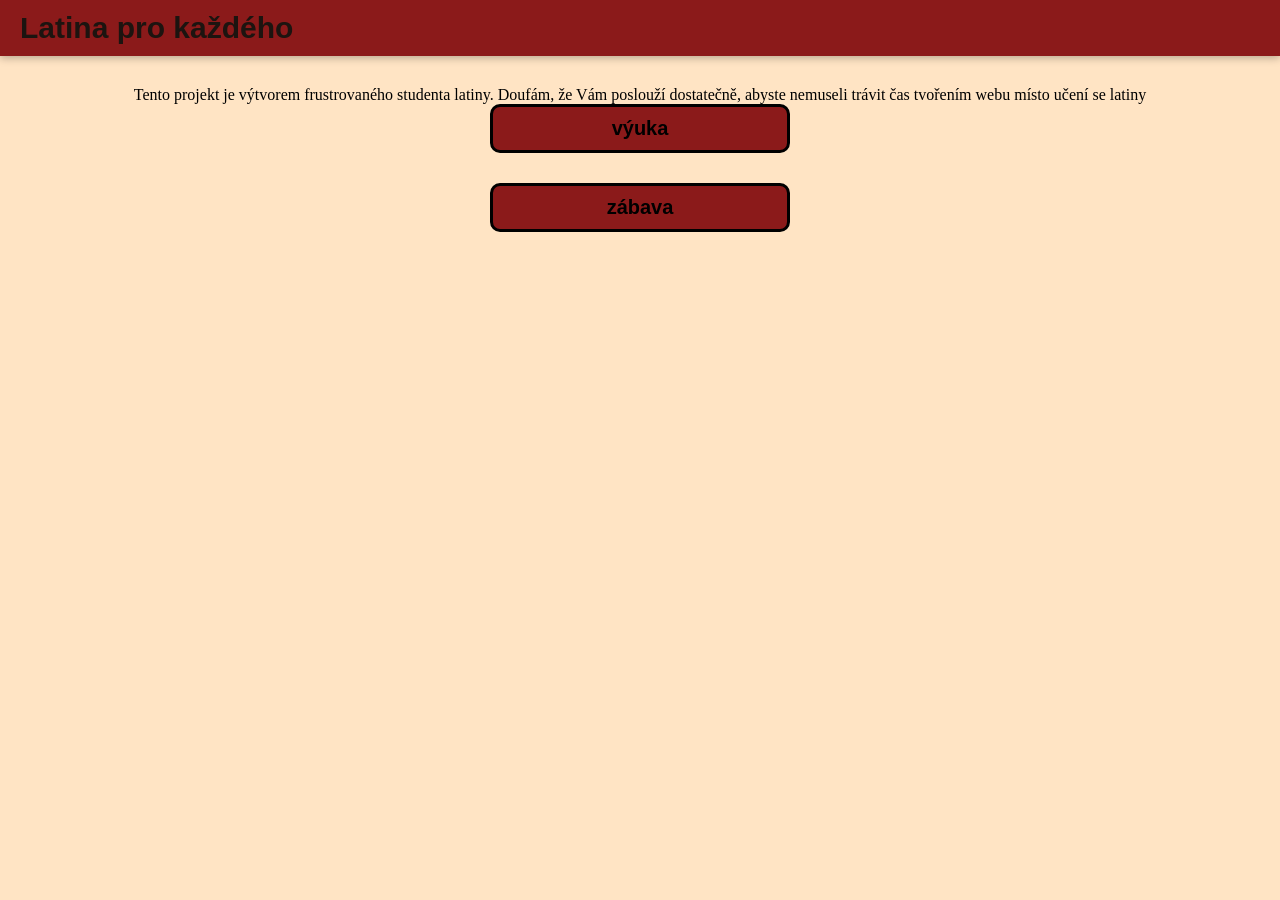
<file: index.html>
<!DOCTYPE html>
<html lang="cz">
    <head>
        <title>latinský rozcestník</title>
        <meta charset="utf-8">
        <meta name="viewport" content="width=device-width, initial-scale=1">
        <link href="style.css"   rel="stylesheet">

    </head>
    <header>
        <h1>Latina pro každého</h1>
    </header>
    <body>
        <p>Tento projekt je výtvorem frustrovaného studenta latiny. Doufám, že Vám poslouží dostatečně, abyste nemuseli trávit čas tvořením webu místo učení se latiny</p>
        <div class="dropdown">
            <button class="mainbutton">výuka</button>

            <div class="dropdown-content">
                <a href="gramatika.html">gramatika</a>
                <a href="slovicka.html">slovíčka</a>
                <a href="realie.html">reálie</a>
            </div>
        </div>
        <div>
            <a href="zabava.html">
                <button class="mainbutton">zábava</button>
            </a>
        </div>
    </body>
</html>
</file>
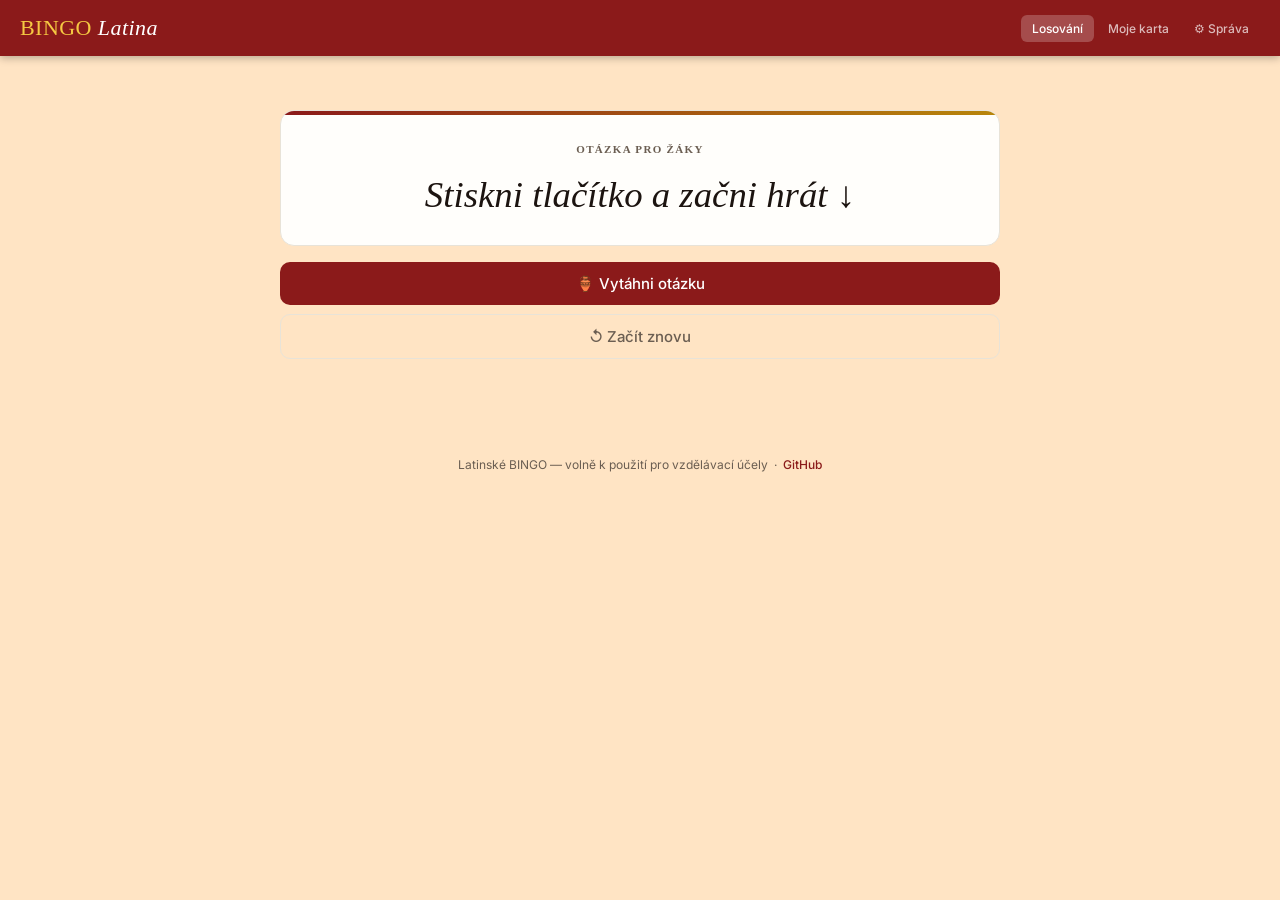
<file: bingo.html>
<!DOCTYPE html>
<html lang="cs">
<head>
<meta charset="UTF-8">
<meta name="viewport" content="width=device-width, initial-scale=1.0">
<title>Latinské BINGO – hra pro hodinu latiny</title>
<meta name="description" content="Interaktivní bingo hra pro středoškolskou výuku latiny.">
<meta name="theme-color" content="#8B1A1A">
<meta property="og:title" content="Latinské BINGO">
<meta property="og:description" content="Interaktivní bingo hra pro hodinu latiny – slovíčka a římské reálie.">
<meta property="og:type" content="website"><meta property="og:locale" content="cs_CZ">
<link rel="icon" href="data:image/svg+xml,<svg xmlns='http://www.w3.org/2000/svg' viewBox='0 0 100 100'><text y='.9em' font-size='90'>🏺</text></svg>">
<link rel="preconnect" href="https://fonts.googleapis.com">
<link rel="preconnect" href="https://fonts.gstatic.com" crossorigin>
<link rel="stylesheet" href="https://fonts.googleapis.com/css2?family=IM+Fell+English:ital@0;1&family=Inter:wght@400;500;600&display=swap">
<link rel="stylesheet" href="style.css">
</head>
<body>

<!-- PASSWORD MODAL -->
<div class="modal-overlay" id="pw-modal">
  <div class="modal-box">
    <button class="modal-close" onclick="closePwModal()">✕</button>
    <h2>🔒 Učitelský přístup</h2>
    <p>Zadej heslo pro přístup ke správě pojmů.<br>
       <span style="font-size:11px">(heslo lze změnit přímo v editoru)</span></p>
    <input class="modal-input" type="password" id="pw-input" placeholder="••••••"
      onkeydown="if(event.key==='Enter')checkPassword()">
    <div class="modal-error" id="pw-error">Nesprávné heslo. Zkus to znovu.</div>
    <button class="btn btn-red" onclick="checkPassword()">Vstoupit</button>
  </div>
</div>

<header>
  <div class="logo">BINGO <span>Latina</span></div>
  <nav>
    <button class="nav-btn active" onclick="switchScreen('teacher',this)">Losování</button>
    <button class="nav-btn"        onclick="switchScreen('student',this)">Moje karta</button>
    <button class="nav-btn"        onclick="openAdmin()" id="admin-nav-btn">⚙ Správa</button>
  </nav>
</header>

<!-- ════ TEACHER ════ -->
<div id="screen-teacher" class="screen visible">
  <div class="draw-stage">
    <div class="draw-qlabel">Otázka pro žáky</div>
    <div class="draw-question" id="cur-q">Stiskni tlačítko a začni hrát ↓</div>
    <div class="draw-reveal-wrap" id="reveal-wrap" style="display:none">
      <button class="draw-reveal-btn" onclick="toggleAnswer()">▸ Ukázat odpověď</button>
      <div class="draw-answer" id="cur-answer"></div>
      <div class="draw-cat"   id="cur-cat"></div>
    </div>
  </div>
  <div class="prog-wrap" id="prog-wrap" style="display:none">
    <div class="prog-track"><div class="prog-fill" id="prog-fill" style="width:0%"></div></div>
    <div class="prog-label" id="prog-label"></div>
  </div>
  <button class="btn btn-red" id="btn-draw" onclick="drawTerm()">🏺 Vytáhni otázku</button>
  <button class="btn btn-ghost" onclick="resetDraw()">↺ Začít znovu</button>
  <div id="drawn-wrap" style="display:none">
    <div class="chips-wrap">
      <div class="chips-header">
        <span>Vytažené pojmy</span>
        <span id="drawn-count" style="font-weight:400"></span>
      </div>
      <div class="chips" id="chips"></div>
    </div>
  </div>
</div>

<!-- ════ STUDENT ════ -->
<div id="screen-student" class="screen">

  <!-- VIEW A: BUILDER -->
  <div id="view-builder">
    <div class="panel stripe">
      <h2>Sestav si svou kartu</h2>
      <p>Klikni na pojem v seznamu vpravo → zvýrazní se. Pak klikni na políčko na kartě, kam ho chceš umístit. Klik na obsazené políčko ho odebere. Prostřední políčko <strong>FREE</strong> je vždy zdarma.</p>
    </div>

    <div class="builder-layout">
      <!-- LEFT: 5×5 card grid -->
      <div>
        <div class="builder-card" id="builder-card">
          <div class="builder-card-header">
            <span>B</span><span>I</span><span>N</span><span>G</span><span>O</span>
          </div>
          <div class="build-grid" id="build-grid"></div>
        </div>

        <div class="builder-footer">
          <span class="slots-badge" id="slots-badge">0 / 24 políček</span>
          <button class="btn btn-ghost" style="min-width:0;padding:8px 12px;font-size:13px;margin:0;" onclick="randomFillRemaining()">🎲 Náhodně doplnit</button>
          <button class="btn btn-ghost" style="min-width:0;padding:8px 12px;font-size:13px;margin:0;" onclick="clearCard()">✕ Vymazat vše</button>
        </div>

        <div style="margin-top:.75rem">
          <button class="btn btn-red" id="btn-play" onclick="startPlaying()" disabled>
            Hrát s touto kartou →
          </button>
        </div>
      </div>

      <!-- RIGHT: term pool -->
      <div class="pool-panel">
        <div class="pool-hd">
          <span>Pojmy (<span id="pool-count"></span>)</span>
          <button onclick="randomFillRemaining()">Doplnit náhodně</button>
        </div>
        <input class="pool-search" id="pool-search" type="text" placeholder="Hledat pojem…" oninput="filterPool()">
        <div class="pool-list" id="pool-list"></div>
      </div>
    </div>
  </div>

  <!-- VIEW B: PLAY CARD -->
  <div id="view-card" style="display:none">
    <div class="win-banner" id="win-banner">
      <h3>✦ BINGO! ✦</h3>
      <p>Gratulujeme — máš celou řadu!</p>
    </div>
    <div class="bingo-wrap">
      <div class="bingo-letters">
        <span>B</span><span>I</span><span>N</span><span>G</span><span>O</span>
      </div>
      <div class="bingo-grid" id="bingo-grid"></div>
    </div>
    <p class="bingo-hint">Zaškrtni pojem, až uslyšíš jeho popis — jen pokud víš, který to je!</p>
    <div class="btn-row">
      <button class="btn btn-red"   onclick="backToBuilder()">← Upravit kartu</button>
      <button class="btn btn-ghost" onclick="resetMarks()">↺ Odznačit vše</button>
    </div>
  </div>
</div>

<!-- ════ ADMIN ════ -->
<div id="screen-admin" class="screen">
  <div class="admin-topbar">
    <h2>⚙ Správa pojmů</h2>
    <span class="admin-count" id="admin-count"></span>
  </div>
  <div class="add-form">
    <h3>Přidat nový pojem</h3>
    <div class="add-row">
      <input  type="text" id="new-term" placeholder="Název pojmu (lat.)">
      <input  type="text" id="new-q"    placeholder="Otázka / popis pro žáky">
      <select id="new-cat">
        <option value="vocab">Slovíčko</option>
        <option value="realia">Reálie</option>
      </select>
      <button class="btn-add" onclick="addTerm()">+ Přidat</button>
    </div>
    <div class="add-hint">Název = co uvidí žáci na kartičce. Otázka = co čte učitel nahlas.</div>
  </div>
  <div class="term-list" id="term-list"></div>
  <div class="save-bar">
    <button class="btn btn-red" onclick="saveTerms()">💾 Uložit změny</button>
    <span class="save-note" id="save-note"></span>
    <div class="save-bar-right">
      <button class="btn btn-ghost" onclick="changePassword()" style="width:auto;padding:8px 14px;font-size:13px;">🔑 Heslo</button>
      <button class="btn btn-ghost" onclick="resetToDefaults()" style="width:auto;padding:8px 14px;font-size:13px;">↺ Výchozí</button>
    </div>
  </div>
</div>

<footer style="text-align:center;padding:1.5rem 1rem 2.5rem;font-size:12px;color:#6B5E52;font-family:'Inter',sans-serif;">
  Latinské BINGO — volně k použití pro vzdělávací účely &nbsp;·&nbsp;
  <a href="https://github.com" target="_blank" rel="noopener" style="color:#8B1A1A;text-decoration:none;font-weight:500;">GitHub</a>
</footer>

<script>
/* ══════════════════════════════════════════
   DATA
══════════════════════════════════════════ */
const DEFAULT_TERMS = [
  {t:"aqua",        s:"Jak Římanům říkali vodě?",                                              c:"vocab"},
  {t:"terra",       s:"Co je latinsky země nebo půda?",                                        c:"vocab"},
  {t:"luna",        s:"Jak se latinsky řekne měsíc (ten na nebi)?",                            c:"vocab"},
  {t:"sol",         s:"Jak Římané nazývali slunce?",                                           c:"vocab"},
  {t:"via",         s:"Jak se latinsky řekne cesta nebo ulice?",                               c:"vocab"},
  {t:"porta",       s:"Jak se latinsky řekne brána nebo dveře?",                               c:"vocab"},
  {t:"caelum",      s:"Co znamená latinsky nebe nebo nebesa?",                                 c:"vocab"},
  {t:"pax",         s:"Jak se latinsky řekne mír?",                                            c:"vocab"},
  {t:"bellum",      s:"Jak se latinsky řekne válka?",                                          c:"vocab"},
  {t:"rex",         s:"Jak se latinsky řekne král?",                                           c:"vocab"},
  {t:"dux",         s:"Jak Římané nazývali vůdce nebo velitele?",                              c:"vocab"},
  {t:"miles",       s:"Jak se latinsky řekne voják?",                                          c:"vocab"},
  {t:"populus",     s:"Jak se latinsky řekne lid nebo národ?",                                 c:"vocab"},
  {t:"senatus",     s:"Jak se latinsky řekne senát?",                                          c:"vocab"},
  {t:"lex",         s:"Jak se latinsky řekne zákon?",                                          c:"vocab"},
  {t:"virtus",      s:"Co znamená latinsky statečnost nebo ctnost?",                           c:"vocab"},
  {t:"gloria",      s:"Jak se latinsky řekne sláva?",                                          c:"vocab"},
  {t:"fama",        s:"Co znamená latinsky pověst nebo zpráva?",                               c:"vocab"},
  {t:"amor",        s:"Jak se latinsky řekne láska?",                                          c:"vocab"},
  {t:"mors",        s:"Jak se latinsky řekne smrt?",                                           c:"vocab"},
  {t:"vita",        s:"Jak se latinsky řekne život?",                                          c:"vocab"},
  {t:"tempus",      s:"Jak se latinsky řekne čas?",                                            c:"vocab"},
  {t:"annus",       s:"Jak se latinsky řekne rok?",                                            c:"vocab"},
  {t:"dies",        s:"Jak se latinsky řekne den?",                                            c:"vocab"},
  {t:"nox",         s:"Jak se latinsky řekne noc?",                                            c:"vocab"},
  {t:"caput",       s:"Co znamená latinsky hlava nebo hlavní město?",                          c:"vocab"},
  {t:"manus",       s:"Jak se latinsky řekne ruka?",                                           c:"vocab"},
  {t:"oculus",      s:"Jak se latinsky řekne oko?",                                            c:"vocab"},
  {t:"verbum",      s:"Jak se latinsky řekne slovo?",                                          c:"vocab"},
  {t:"liber",       s:"Jak se latinsky řekne kniha nebo svobodný?",                            c:"vocab"},
  {t:"forum",       s:"Jak Římané nazývali tržiště nebo náměstí?",                             c:"vocab"},
  {t:"urbs",        s:"Jak se latinsky řekne město?",                                          c:"vocab"},
  {t:"domus",       s:"Jak se latinsky řekne dům nebo domov?",                                 c:"vocab"},
  {t:"nauta",       s:"Jak se latinsky řekne námořník?",                                       c:"vocab"},
  {t:"puer",        s:"Jak se latinsky řekne chlapec?",                                        c:"vocab"},
  {t:"puella",      s:"Jak se latinsky řekne dívka?",                                          c:"vocab"},
  {t:"magister",    s:"Jak Římané nazývali učitele?",                                          c:"vocab"},
  {t:"discipulus",  s:"Jak se latinsky řekne žák?",                                            c:"vocab"},
  {t:"amicus",      s:"Jak se latinsky řekne přítel?",                                         c:"vocab"},
  {t:"hostis",      s:"Jak se latinsky řekne nepřítel?",                                       c:"vocab"},
  {t:"silva",       s:"Jak se latinsky řekne les?",                                            c:"vocab"},
  {t:"flumen",      s:"Jak se latinsky řekne řeka?",                                           c:"vocab"},
  {t:"mare",        s:"Jak se latinsky řekne moře?",                                           c:"vocab"},
  {t:"mons",        s:"Jak se latinsky řekne hora?",                                           c:"vocab"},
  {t:"iter",        s:"Jak se latinsky řekne cesta nebo pochod vojska?",                       c:"vocab"},
  {t:"Caesar",          s:"Který římský diktátor byl zavražděn přímo v Senátu?",               c:"realia"},
  {t:"Augustus",        s:"Kdo byl prvním císařem Říma a nastolil éru Pax Romana?",            c:"realia"},
  {t:"Cicero",          s:"Kdo byl největším řečníkem starověkého Říma?",                      c:"realia"},
  {t:"Nero",            s:"Který císař proslul tím, že hrál na lyru, zatímco Řím hořel?",     c:"realia"},
  {t:"Marcus Aurelius", s:"Který císař byl zároveň stoickým filozofem?",                       c:"realia"},
  {t:"Vergilius",       s:"Kdo napsal epos Aeneis o trojském hrdinovi?",                       c:"realia"},
  {t:"Horatius",        s:"Který básník proslul výrokem Carpe diem?",                          c:"realia"},
  {t:"Ovidius",         s:"Kdo napsal Proměny a byl Augustem vyhnán z Říma?",                 c:"realia"},
  {t:"Spartacus",       s:"Kdo vedl největší otrocké povstání v římských dějinách?",           c:"realia"},
  {t:"Hannibal",        s:"Který kartaginský vojevůdce překročil Alpy se slony?",              c:"realia"},
  {t:"Kleopatra",       s:"Která egyptská královna byla spojenkyní Caesara i Marka Antonia?",  c:"realia"},
  {t:"Romulus",         s:"Kdo je podle legendy zakladatelem města Říma?",                     c:"realia"},
  {t:"Koloseum",        s:"Jak se jmenuje slavná aréna v Římě, kde bojovali gladiátoři?",      c:"realia"},
  {t:"Pantheon",        s:"Jak se jmenuje chrám zasvěcený všem bohům, stojící dodnes v Římě?",c:"realia"},
  {t:"Circus Maximus",  s:"Jak se jmenoval největší hippodrom Říma pro závody vozů?",          c:"realia"},
  {t:"Capitolium",      s:"Jak se jmenoval posvátný vrch Říma?",                              c:"realia"},
  {t:"Forum Romanum",   s:"Jak se jmenovalo centrum veřejného života starověkého Říma?",      c:"realia"},
  {t:"SPQR",            s:"Co znamená zkratka na standartách legií — senát a lid římský?",     c:"realia"},
  {t:"Rubicon",         s:"Jakou řeku Caesar překročil a tím začal občanskou válku?",          c:"realia"},
  {t:"Ides Martiae",    s:"Jak se latinsky řekne 15. březen — den zavraždění Caesara?",       c:"realia"},
  {t:"Aeneas",          s:"Který trojský hrdina uprchl z Tróje a stal se předkem Římanů?",    c:"realia"},
  {t:"Iuppiter",        s:"Kdo byl nejvyšším bohem římského panteonu, vládce blesku?",         c:"realia"},
  {t:"Mars",            s:"Který bůh byl patronem válek a bojovníků?",                         c:"realia"},
  {t:"Venus",           s:"Která bohyně vládla lásce a kráse?",                                c:"realia"},
  {t:"Minerva",         s:"Která bohyně byla patronkou moudrosti a řemesel?",                  c:"realia"},
  {t:"Neptun",          s:"Který bůh vládl mořím a zemětřesením?",                            c:"realia"},
  {t:"veni vidi vici",  s:"Jaká Caesarova slova znamenají: přišel, viděl, zvítězil?",         c:"realia"},
  {t:"alea iacta est",  s:"Jaká slova pronesl Caesar při překračování Rubikonu?",              c:"realia"},
  {t:"carpe diem",      s:"Jaký latinský výrok Horatia znamená užij dne?",                    c:"realia"},
  {t:"et tu Brute",     s:"Jaká slova pronesl Caesar, když ho bodal i jeho přítel Brutus?",   c:"realia"},
  {t:"ave Caesar",      s:"Jak gladiátoři zdravili císaře před bojem v aréně?",               c:"realia"},
  {t:"Roma",            s:"Jak se latinsky řekne věčné město — hlavní město říše?",            c:"realia"},
  {t:"Carthago",        s:"Které město Cato vždy žádal zničit? (Carthago delenda est)",       c:"realia"},
  {t:"gladiátor",       s:"Jak se nazýval bojovník trénovaný k zápasům v aréně?",             c:"realia"},
  {t:"triumf",          s:"Jak se nazýval slavnostní průvod vítězného vojevůdce Římem?",       c:"realia"},
  {t:"legie",           s:"Jak se jmenovala základní vojenská jednotka římské armády?",        c:"realia"},
  {t:"toga",            s:"Jak se jmenoval charakteristický oděv římského občana?",            c:"realia"},
  {t:"gladius",         s:"Jak se jmenoval krátký meč typický pro římské legionáře?",          c:"realia"},
  {t:"aquila",          s:"Jak se jmenovala orlí standarta, symbol každé legie?",              c:"realia"},
  {t:"senátor",         s:"Jak se nazýval člen nejvyššího poradního orgánu Říma?",            c:"realia"},
  {t:"konzul",          s:"Kdo byl nejvyšším voleným úředníkem římské republiky?",             c:"realia"},
  {t:"patron",          s:"Jak se nazýval mocný muž, který chránil a podporoval klienty?",    c:"realia"},
  {t:"Vulcanus",        s:"Který bůh byl patronem ohně, kováren a řemesel?",                  c:"realia"},
  {t:"Mercurius",       s:"Který bůh byl poslem bohů a ochráncem obchodníků?",                c:"realia"},
  {t:"Pompeius",        s:"Kdo byl Caesarovým rivalem, poražen u Farsálu a zavražděn v Egyptě?", c:"realia"},
];

const LS_TERMS = 'lb_terms_v2';
const LS_PW    = 'lb_pw_v1';
function loadTerms(){try{const r=localStorage.getItem(LS_TERMS);if(r){const t=JSON.parse(r);if(Array.isArray(t)&&t.length)return t;}}catch(e){}return DEFAULT_TERMS.map(t=>({...t}));}
function persistTerms(a){try{localStorage.setItem(LS_TERMS,JSON.stringify(a));}catch(e){}}
function loadPw(){try{return localStorage.getItem(LS_PW)||'latina';}catch(e){return'latina';}}
function persistPw(p){try{localStorage.setItem(LS_PW,p);}catch(e){}}

let TERMS = loadTerms();
let adminUnlocked = false;

/* ── UTIL ── */
function esc(s){return String(s).replace(/&/g,'&amp;').replace(/</g,'&lt;').replace(/>/g,'&gt;').replace(/"/g,'&quot;');}
function shuffle(arr){const a=[...arr];for(let i=a.length-1;i>0;i--){const j=Math.floor(Math.random()*(i+1));[a[i],a[j]]=[a[j],a[i]];}return a;}

/* ── NAV ── */
function switchScreen(name,btn){
  document.querySelectorAll('.screen').forEach(s=>s.classList.remove('visible'));
  document.querySelectorAll('.nav-btn').forEach(b=>b.classList.remove('active'));
  document.getElementById('screen-'+name).classList.add('visible');
  if(btn)btn.classList.add('active');
}

/* ── PASSWORD ── */
function openAdmin(){if(adminUnlocked){gotoAdmin();return;}document.getElementById('pw-modal').classList.add('open');document.getElementById('pw-input').value='';document.getElementById('pw-error').classList.remove('show');setTimeout(()=>document.getElementById('pw-input').focus(),50);}
function closePwModal(){document.getElementById('pw-modal').classList.remove('open');}
function checkPassword(){const v=document.getElementById('pw-input').value;if(v===loadPw()){adminUnlocked=true;closePwModal();gotoAdmin();}else{document.getElementById('pw-error').classList.add('show');document.getElementById('pw-input').value='';document.getElementById('pw-input').focus();}}
function gotoAdmin(){document.getElementById('admin-nav-btn').classList.add('active');document.querySelectorAll('.nav-btn:not(#admin-nav-btn)').forEach(b=>b.classList.remove('active'));document.querySelectorAll('.screen').forEach(s=>s.classList.remove('visible'));document.getElementById('screen-admin').classList.add('visible');renderAdminList();}
function changePassword(){const np=prompt('Nové heslo (min. 4 znaky):');if(!np)return;if(np.length<4){alert('Min. 4 znaky.');return;}persistPw(np);alert('Heslo bylo změněno.');}
document.getElementById('pw-modal').addEventListener('click',function(e){if(e.target===this)closePwModal();});

/* ════════════════════════════════════════════
   TEACHER – DRAW
════════════════════════════════════════════ */
let drawnIdx=[];
let answerVisible=false;

function drawTerm(){
  const rem=TERMS.map((_,i)=>i).filter(i=>!drawnIdx.includes(i));
  if(!rem.length)return;
  const pick=rem[Math.floor(Math.random()*rem.length)];
  drawnIdx.push(pick);
  const term=TERMS[pick];
  document.getElementById('cur-q').textContent=term.s;
  answerVisible=false;
  const ans=document.getElementById('cur-answer');
  ans.textContent=term.t;
  ans.classList.remove('show');
  const revBtn=document.querySelector('#reveal-wrap .draw-reveal-btn');
  if(revBtn)revBtn.textContent='▸ Ukázat odpověď';
  document.getElementById('reveal-wrap').style.display='block';
  document.getElementById('cur-cat').textContent=term.c==='vocab'?'Latinské slovíčko':'Římské reálie';
  document.getElementById('cur-cat').className='draw-cat '+term.c;
  document.getElementById('prog-wrap').style.display='block';
  const pct=Math.round(drawnIdx.length/TERMS.length*100);
  document.getElementById('prog-fill').style.width=pct+'%';
  document.getElementById('prog-label').textContent=drawnIdx.length+' / '+TERMS.length+' pojmů';
  document.getElementById('drawn-wrap').style.display='block';
  document.getElementById('drawn-count').textContent=drawnIdx.length+' pojmů';
  const chip=document.createElement('span');
  chip.className='chip '+term.c;chip.textContent=term.t;chip.title=term.s;
  document.getElementById('chips').prepend(chip);
  if(drawnIdx.length>=TERMS.length)document.getElementById('btn-draw').disabled=true;
}
function toggleAnswer(){
  answerVisible=!answerVisible;
  document.getElementById('cur-answer').classList.toggle('show',answerVisible);
  const btn=document.querySelector('#reveal-wrap .draw-reveal-btn');
  btn.textContent=answerVisible?'▾ Skrýt odpověď':'▸ Ukázat odpověď';
}
function resetDraw(){
  drawnIdx=[];answerVisible=false;
  document.getElementById('cur-q').textContent='Stiskni tlačítko a začni hrát ↓';
  document.getElementById('reveal-wrap').style.display='none';
  document.getElementById('cur-answer').classList.remove('show');
  document.getElementById('prog-wrap').style.display='none';
  document.getElementById('prog-fill').style.width='0%';
  document.getElementById('drawn-wrap').style.display='none';
  document.getElementById('chips').innerHTML='';
  document.getElementById('btn-draw').disabled=false;
}

/* ════════════════════════════════════════════
   STUDENT – CARD BUILDER
   cardSlots[0..24]: null | termIndex
   slot 12 = FREE (always locked)
════════════════════════════════════════════ */
const SLOTS  = 25;
const FREE_SLOT = 12;
let cardSlots = Array(SLOTS).fill(null); // null = empty
let selectedPoolIdx = null; // which term is currently "picked up" from pool

function initBuilder(){
  cardSlots = Array(SLOTS).fill(null);
  selectedPoolIdx = null;
  renderBuildGrid();
  renderPool();
  updateBadge();
  document.getElementById('btn-play').disabled = true;
  document.getElementById('pool-search').value = '';
}

/* ── BUILD GRID ── */
function renderBuildGrid(){
  const grid = document.getElementById('build-grid');
  grid.innerHTML = '';
  for(let i = 0; i < SLOTS; i++){
    const div = document.createElement('div');
    if(i === FREE_SLOT){
      div.className = 'bcell free';
      div.textContent = 'FREE';
    } else if(cardSlots[i] !== null){
      const term = TERMS[cardSlots[i]];
      div.className = 'bcell filled';
      div.textContent = term.t;
      div.title = term.s;
      // click filled cell: if nothing selected from pool → remove; if something selected → replace
      div.onclick = () => clickFilledCell(i);
      // small ✕ button
      const rm = document.createElement('button');
      rm.className = 'bcell-remove'; rm.textContent = '✕'; rm.title = 'Odebrat';
      rm.onclick = (e) => { e.stopPropagation(); removeFromSlot(i); };
      div.appendChild(rm);
    } else {
      // empty slot
      div.className = 'bcell' + (selectedPoolIdx !== null ? ' empty-highlight' : '');
      div.textContent = selectedPoolIdx !== null ? '+' : '';
      div.onclick = () => clickEmptyCell(i);
    }
    // highlight if this slot is the "target"
    grid.appendChild(div);
  }
}

function clickEmptyCell(slotIdx){
  if(selectedPoolIdx === null) return; // nothing to place
  placeTermInSlot(slotIdx, selectedPoolIdx);
  selectedPoolIdx = null;
  renderBuildGrid();
  renderPool();
  updateBadge();
}

function clickFilledCell(slotIdx){
  if(selectedPoolIdx !== null){
    // replace existing term
    placeTermInSlot(slotIdx, selectedPoolIdx);
    selectedPoolIdx = null;
    renderBuildGrid();
    renderPool();
    updateBadge();
  } else {
    // just remove it
    removeFromSlot(slotIdx);
  }
}

function placeTermInSlot(slotIdx, termIdx){
  // if term already in another slot, remove from there
  const existing = cardSlots.indexOf(termIdx);
  if(existing !== -1) cardSlots[existing] = null;
  cardSlots[slotIdx] = termIdx;
}

function removeFromSlot(slotIdx){
  cardSlots[slotIdx] = null;
  if(selectedPoolIdx !== null){ selectedPoolIdx = null; }
  renderBuildGrid();
  renderPool();
  updateBadge();
}

function updateBadge(){
  const filled = cardSlots.filter((_,i) => i !== FREE_SLOT && cardSlots[i] !== null).length;
  const badge  = document.getElementById('slots-badge');
  badge.textContent = filled + ' / 24 políček';
  badge.className   = 'slots-badge' + (filled === 24 ? ' done' : '');
  document.getElementById('btn-play').disabled = filled < 24;
}

/* ── POOL ── */
function renderPool(){
  const query    = (document.getElementById('pool-search').value||'').toLowerCase();
  const inUseSet = new Set(cardSlots.filter(v => v !== null));
  const list     = document.getElementById('pool-list');
  list.innerHTML = '';
  let shown = 0;
  TERMS.forEach((term, i) => {
    if(query && !term.t.toLowerCase().includes(query) && !term.s.toLowerCase().includes(query)) return;
    const div = document.createElement('div');
    const isSel   = i === selectedPoolIdx;
    const isInUse = inUseSet.has(i);
    div.className = 'pool-item' + (isSel ? ' selected-pool' : '') + (isInUse ? ' in-use' : '');
    div.innerHTML =
      `<span class="pi-lat">${esc(term.t)}</span>` +
      `<span class="pi-cat ${term.c}">${term.c==='vocab'?'slov.':'reál.'}</span>`;
    div.title = term.s;
    if(!isInUse) div.onclick = () => selectFromPool(i);
    list.appendChild(div);
    shown++;
  });
  document.getElementById('pool-count').textContent = shown;
  if(shown === 0){
    const e = document.createElement('div'); e.className='pool-empty'; e.textContent='Nic nenalezeno.';
    list.appendChild(e);
  }
}
function filterPool(){ renderPool(); }
function selectFromPool(i){
  selectedPoolIdx = (selectedPoolIdx === i) ? null : i;
  renderBuildGrid();
  renderPool();
}

/* ── RANDOM FILL ── */
function randomFillRemaining(){
  const inUseSet = new Set(cardSlots.filter(v => v !== null));
  const avail    = shuffle(TERMS.map((_,i)=>i).filter(i => !inUseSet.has(i)));
  let ai = 0;
  for(let s = 0; s < SLOTS; s++){
    if(s === FREE_SLOT) continue;
    if(cardSlots[s] === null){
      if(ai >= avail.length) break;
      cardSlots[s] = avail[ai++];
    }
  }
  selectedPoolIdx = null;
  renderBuildGrid();
  renderPool();
  updateBadge();
}

function clearCard(){
  cardSlots = Array(SLOTS).fill(null);
  selectedPoolIdx = null;
  renderBuildGrid();
  renderPool();
  updateBadge();
}

/* ════════════════════════════════════════════
   STUDENT – PLAY MODE
════════════════════════════════════════════ */
let playMarked = [];
let wonFlag    = false;

function startPlaying(){
  const filled = cardSlots.filter((_,i) => i !== FREE_SLOT && cardSlots[i] !== null).length;
  if(filled < 24) return;
  // playMarked mirrors cardSlots — true for FREE, false for rest
  playMarked = cardSlots.map((_,i) => i === FREE_SLOT);
  wonFlag    = false;
  document.getElementById('win-banner').classList.remove('show');
  renderPlayGrid();
  document.getElementById('view-builder').style.display = 'none';
  document.getElementById('view-card').style.display    = 'block';
  window.scrollTo(0,0);
}

function renderPlayGrid(){
  const grid = document.getElementById('bingo-grid');
  grid.innerHTML = '';
  for(let i = 0; i < SLOTS; i++){
    const div = document.createElement('div');
    if(i === FREE_SLOT){
      div.className = 'cell free';
      div.textContent = 'FREE';
    } else {
      const term = TERMS[cardSlots[i]];
      let cls = 'cell';
      if(playMarked[i]) cls += ' marked';
      div.className   = cls;
      div.textContent = term ? term.t : '';
      div.title       = term ? term.s : '';
      div.onclick     = () => togglePlayCell(i);
    }
    grid.appendChild(div);
  }
}

function togglePlayCell(i){
  if(i === FREE_SLOT) return;
  playMarked[i] = !playMarked[i];
  renderPlayGrid();
  checkWin();
}

const WIN_LINES=[
  [0,1,2,3,4],[5,6,7,8,9],[10,11,12,13,14],[15,16,17,18,19],[20,21,22,23,24],
  [0,5,10,15,20],[1,6,11,16,21],[2,7,12,17,22],[3,8,13,18,23],[4,9,14,19,24],
  [0,6,12,18,24],[4,8,12,16,20]
];
function checkWin(){
  if(wonFlag)return;
  for(const line of WIN_LINES){
    if(line.every(i=>playMarked[i])){
      wonFlag=true;
      document.getElementById('win-banner').classList.add('show');
      document.getElementById('win-banner').scrollIntoView({behavior:'smooth'});
      document.querySelectorAll('.bingo-grid .cell').forEach((el,i)=>{
        if(line.includes(i))el.className='cell win-cell';
      });
      return;
    }
  }
}
function resetMarks(){
  playMarked=cardSlots.map((_,i)=>i===FREE_SLOT);
  wonFlag=false;
  document.getElementById('win-banner').classList.remove('show');
  renderPlayGrid();
}
function backToBuilder(){
  document.getElementById('view-card').style.display   ='none';
  document.getElementById('view-builder').style.display='block';
}

/* ════════════════════════════════════════════
   ADMIN
════════════════════════════════════════════ */
let editTerms=[];
function renderAdminList(){
  editTerms=TERMS.map(t=>({...t}));
  const list=document.getElementById('term-list');list.innerHTML='';
  editTerms.forEach((term,i)=>{
    const row=document.createElement('div');
    row.className=`te-item ${term.c}-row`;row.dataset.i=i;
    row.innerHTML=
      `<input class="te-input lat" type="text" value="${esc(term.t)}" placeholder="Název" data-field="t">`+
      `<input class="te-input"     type="text" value="${esc(term.s)}" placeholder="Otázka pro žáky" data-field="s">`+
      `<select class="te-select" data-field="c"><option value="vocab" ${term.c==='vocab'?'selected':''}>Slovíčko</option><option value="realia" ${term.c==='realia'?'selected':''}>Reálie</option></select>`+
      `<button class="btn-del" onclick="deleteTerm(${i})" title="Smazat">🗑</button>`;
    row.querySelectorAll('[data-field]').forEach(el=>{
      el.addEventListener('input',()=>syncRow(row,i));
      el.addEventListener('change',()=>syncRow(row,i));
    });
    list.appendChild(row);
  });
  document.getElementById('admin-count').textContent=editTerms.length+' pojmů celkem';
  document.getElementById('save-note').textContent='';
}
function syncRow(row,i){
  row.querySelectorAll('[data-field]').forEach(el=>{editTerms[i][el.dataset.field]=el.value.trim?el.value.trim():el.value;});
  row.className=`te-item ${editTerms[i].c}-row`;
}
function addTerm(){
  const t=document.getElementById('new-term').value.trim();
  const s=document.getElementById('new-q').value.trim();
  const c=document.getElementById('new-cat').value;
  if(!t||!s){alert('Vyplň název i otázku.');return;}
  TERMS.push({t,s,c});persistTerms(TERMS);
  document.getElementById('new-term').value='';
  document.getElementById('new-q').value='';
  renderAdminList();initBuilder();
  document.getElementById('save-note').textContent='✓ Pojem přidán.';
}
function deleteTerm(i){
  if(!confirm(`Smazat pojem „${editTerms[i].t}"?`))return;
  editTerms.splice(i,1);TERMS=editTerms.map(t=>({...t}));persistTerms(TERMS);
  initBuilder();renderAdminList();
}
function saveTerms(){
  document.querySelectorAll('.te-item').forEach((row,i)=>{
    row.querySelectorAll('[data-field]').forEach(el=>{
      if(editTerms[i])editTerms[i][el.dataset.field]=el.tagName==='SELECT'?el.value:el.value.trim();
    });
  });
  const bad=editTerms.filter(t=>!t.t||!t.s);
  if(bad.length){alert('Některé pojmy nemají vyplněný název nebo otázku.');return;}
  TERMS=editTerms.map(t=>({...t}));persistTerms(TERMS);
  initBuilder();
  document.getElementById('save-note').textContent='✓ Uloženo '+new Date().toLocaleTimeString('cs-CZ');
}
function resetToDefaults(){
  if(!confirm('Obnovit všechny výchozí pojmy? Tvé změny budou ztraceny.'))return;
  TERMS=DEFAULT_TERMS.map(t=>({...t}));persistTerms(TERMS);
  initBuilder();renderAdminList();
}

/* ── INIT ── */
initBuilder();
</script>
</body>
</html>
</file>
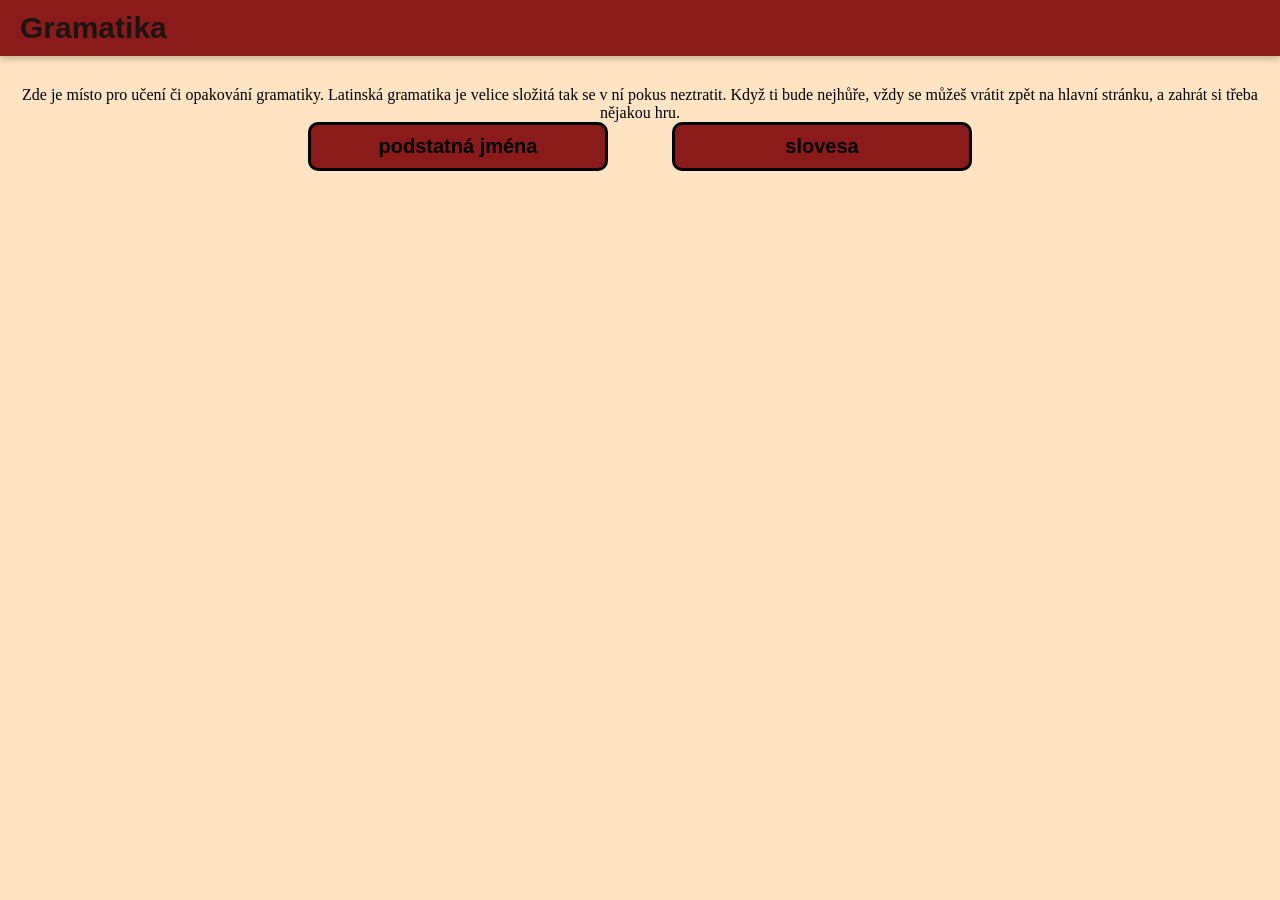
<file: gramatika.html>
<!DOCTYPE html>
<html lang="cz">
    <head>
        <title>latinský rozcestník</title>
        <meta charset="utf-8">
        <meta name="viewport" content="width=device-width, initial-scale=1">
        <link href="style.css"   rel="stylesheet">

    </head>
    <header>
        <h1>Gramatika</h1>
    </header>
    <body>
        <p>Zde je místo pro učení či opakování gramatiky. Latinská gramatika je velice složitá tak se v ní pokus neztratit. Když  ti bude nejhůře, vždy se můžeš vrátit zpět na hlavní stránku, a zahrát si třeba nějakou hru.</p>
        <div class="dropdown">
            <button class="mainbutton">podstatná jména</button>

            <div class="dropdown-content">
                <a href="1dekl.html">1. deklinace</a>
                <a href="2dekl.html">2. deklinace</a>
                <a href="3dekl.html">3. deklinace</a>
                <a href="4dekl.html">4. deklinace</a>
                <a href="5dekl.html">5. deklinace</a>
            </div>
        </div>
        <div class="dropdown">
            <button class="mainbutton">slovesa</button>

            <div class="dropdown-content">
                <a href="zaklad verb.html">základ</a>
                <a href="1konj.html">1. konjugace</a>
                <a href="2konj.html">2. konjugace</a>
                <a href="3konj.html">3. konjugace</a>
                <a href="4konj.html">4. konjugace</a>
            </div>
        </div>
    </body>
</html>
</file>
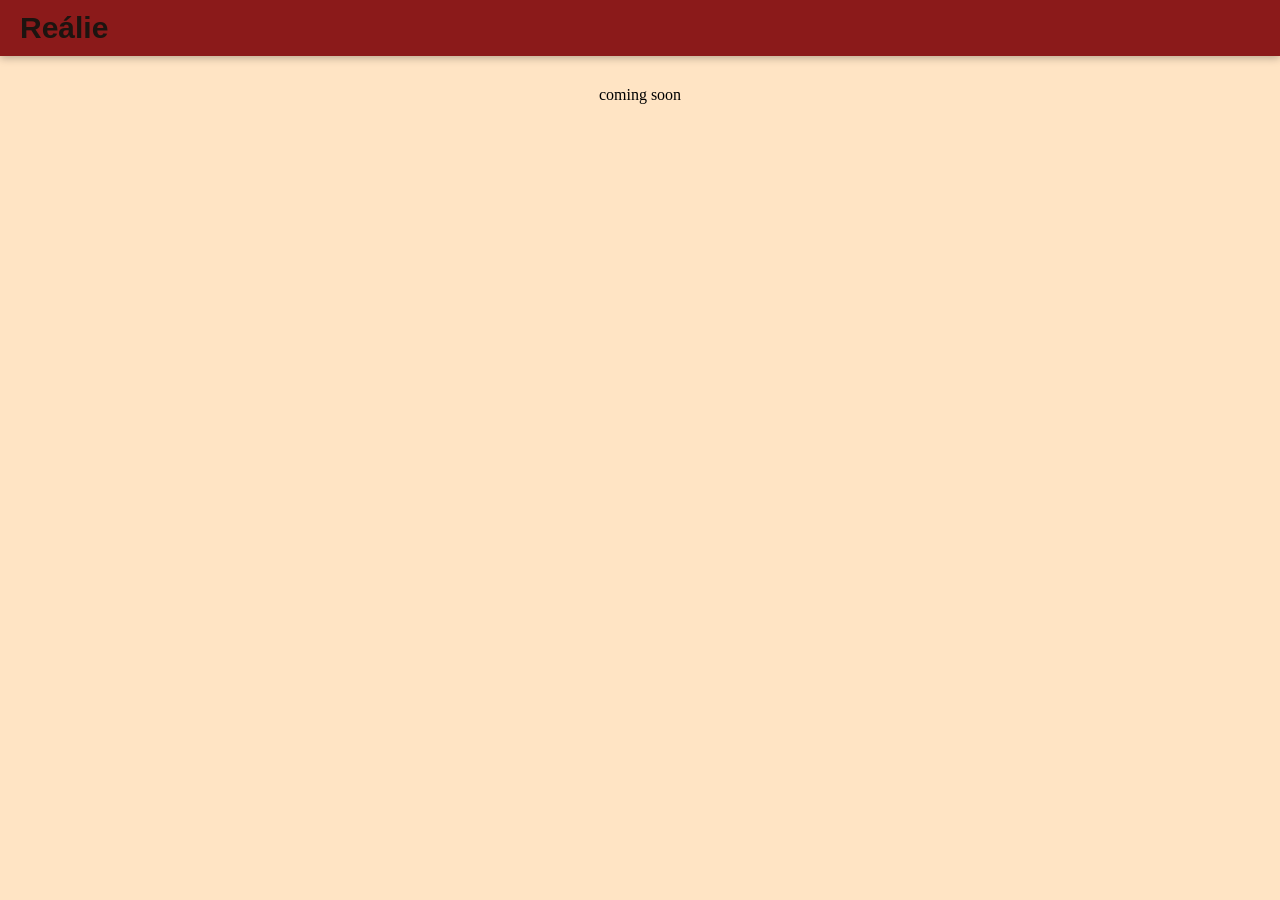
<file: realie.html>
<!DOCTYPE html>
<html lang="cz">
    <head>
        <title>latinský rozcestník</title>
        <meta charset="utf-8">
        <meta name="viewport" content="width=device-width, initial-scale=1">
        <link href="style.css"   rel="stylesheet">

    </head>
    <header>
        <h1>Reálie</h1>
    </header>
    <body>
        <p>coming soon</p>
    </body>
</html>
</file>
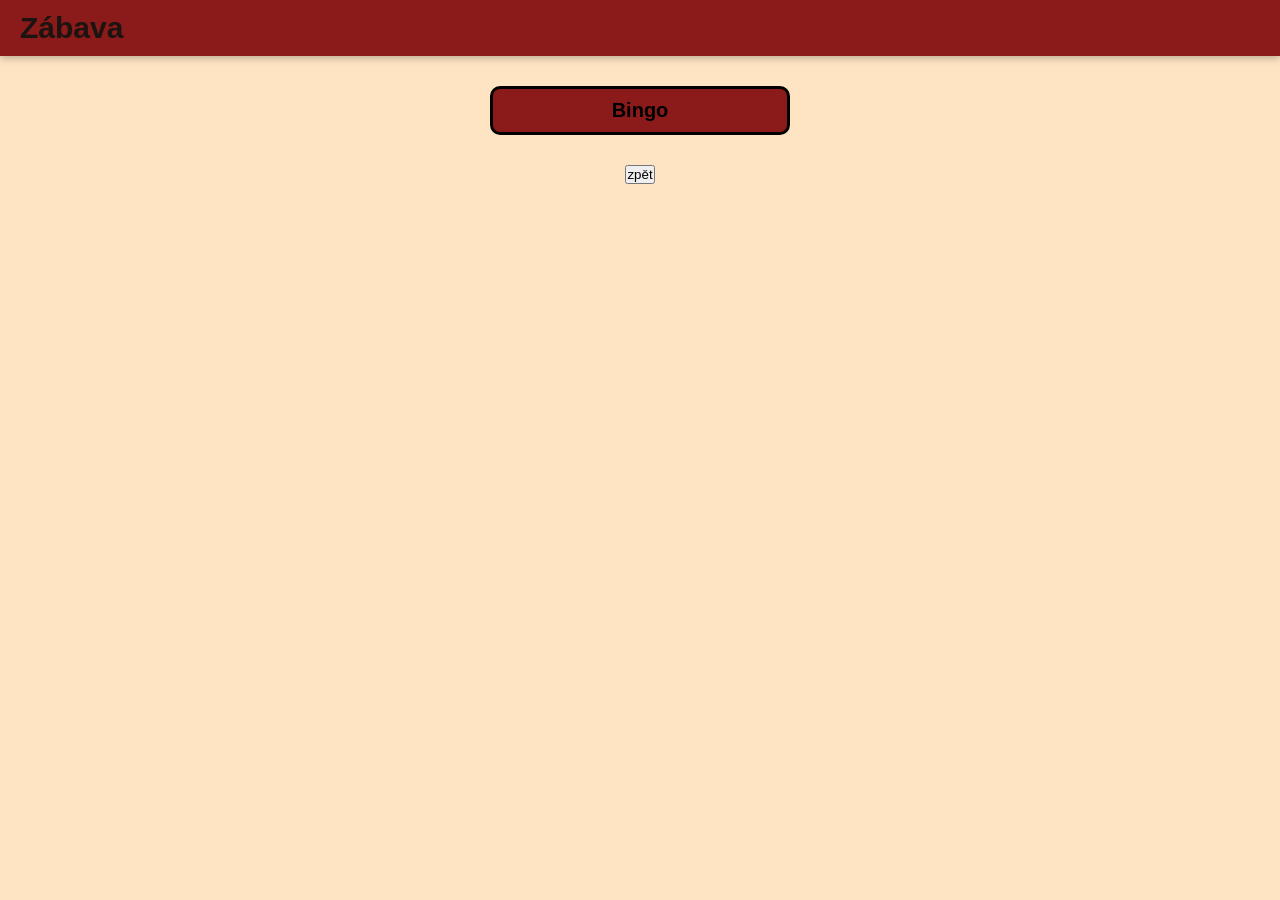
<file: zabava.html>
<!DOCTYPE html>
<html lang="cz">
    <head>
        <title>latinský rozcestník</title>
        <meta charset="utf-8">
        <meta name="viewport" content="width=device-width, initial-scale=1">
        <link href="style.css"   rel="stylesheet">

    </head>
    <header>
        <h1>Zábava</h1>
    </header>
    <body>
        <a href="bingo.html">
            <button class="mainbutton">Bingo</button>
        </a>
        </div>
    </body>
    <footer>
        <a href="index.html">
            <button>zpět</button>
        </a>
    </footer>
</html>
</file>
<file: style.css>
:root {
    --red:    #8B1A1A;
    --red-lt: #C0392B;
    --red-bg: #FDF0EE;
    --gold:   #B8860B;
    --gold-lt:#F5C842;
    --gold-bg:#FEFAE8;
    --stone:  #F4F1EA;
    --stone2: #E8E3D8;
    --ink:    #1C1410;
    --muted:  #6B5E52;
    --white:  #FFFEFB;
    --green:  #1A5E3A;
    --green-bg:#EAF5EE;
    --blue:   #1A3A5E;
    --blue-bg: #EAF0FB;
  }
        .mainbutton {
    background-color: #8B1A1A;
    font-size: 20px;
    height: auto;
    width: 300px;
    padding: 10px;
    border-radius: 10px;
    border: 3px solid black;
    color: black;
    font-weight: bold;
    transition: 0.3s;
    margin-bottom: 30px;
    margin-left: 30px;
    margin-right: 30px;

        }
        .mainbutton:hover {
            transform: scale(1.1);
            color: #F5C842;
        }
        h1{
            color: #1C1410;
            font-size: 30px;
            font-family: Arial, sants-serif;
            text-align: center;
            font-weight: bolder;
            }
        body {
            background-color: bisque;
            text-align: center;
            color:var(--ink);
        }
        header {
            background-color: #8B1A1A;
            margin-bottom: 30px;
        }
        div {
            text-align: center;
        }
        p {
            text-align: center;
            color: black;
        }
        .dropdown {
            position: relative;
            display: inline-block;
            text-align: center;
        }
        .dropdown-content {
            display: none;
            position: absolute;
            top: 100%;
            left: 0;

            background-color: white;
            min-width: 160px;

            box-shadow: 0px 8px 16px rgba(0,0,0,0.2);
            z-index: 1;
        }
        .dropdown-content a {
            display: block;
            padding: 10px;
            color: black;
            text-decoration: none;
        }

        .dropdown-content a:hover {
            background-color: #f1f1f1;
        }
        .dropdown:hover .dropdown-content {
            display: block;
        }

                *,*::before,*::after{box-sizing:border-box;margin:0;padding:0;}

/* ── NAV ── */
        header{background:var(--red);padding:0 1.25rem;display:flex;align-items:center;justify-content:space-between;gap:.75rem;height:56px;position:sticky;top:0;z-index:200;box-shadow:0 2px 8px rgba(0,0,0,.28);}
        .logo{font-family:'IM Fell English',serif;font-size:22px;color:var(--gold-lt);letter-spacing:.02em;white-space:nowrap;flex-shrink:0;}
        .logo span{color:#fff;font-style:italic;}
        nav{display:flex;gap:3px;}
        .nav-btn{background:transparent;border:none;color:rgba(255,255,255,.7);font-family:'Inter',sans-serif;font-size:12px;font-weight:500;padding:6px 11px;border-radius:6px;cursor:pointer;transition:background .15s,color .15s;white-space:nowrap;}
        .nav-btn:hover{background:rgba(255,255,255,.12);color:#fff;}
        .nav-btn.active{background:rgba(255,255,255,.22);color:#fff;}

/* ── SCREENS ── */
        .screen{display:none;max-width:760px;margin:0 auto;padding:1.5rem 1.25rem 4rem;}
        .screen.visible{display:block;}

/* ── PANEL ── */
        .panel{background:var(--white);border:1.5px solid var(--stone2);border-radius:14px;padding:1.25rem 1.5rem;margin-bottom:1rem;position:relative;overflow:hidden;}
        .panel.stripe::before{content:'';position:absolute;top:0;left:0;right:0;height:4px;background:linear-gradient(90deg,var(--red),var(--gold));}
        .panel h2{font-family:'IM Fell English',serif;font-size:20px;color:var(--red);margin-bottom:.4rem;}
        .panel p{font-size:13px;color:var(--muted);line-height:1.65;margin-bottom:.35rem;}
        .panel p:last-child{margin-bottom:0;}

/* ── BUTTONS ── */
        .btn{display:block;width:100%;padding:12px;border:none;border-radius:10px;font-family:'Inter',sans-serif;font-size:15px;font-weight:500;cursor:pointer;transition:background .15s,transform .1s;margin-bottom:.6rem;}
        .btn:last-child{margin-bottom:0;}
        .btn:active{transform:scale(.98);}
        .btn-red{background:var(--red);color:#fff;}
        .btn-red:hover{background:var(--red-lt);}
        .btn-red:disabled{background:var(--stone2);color:var(--muted);cursor:not-allowed;transform:none;}
        .btn-ghost{background:transparent;color:var(--muted);border:1px solid var(--stone2);}
        .btn-ghost:hover{background:var(--stone2);}
        .btn-row{display:flex;gap:.5rem;margin-top:.75rem;}
        .btn-row .btn{flex:1;margin-bottom:0;font-size:13px;padding:10px;}

/* ── PROGRESS ── */
        .prog-wrap{margin-bottom:1rem;}
        .prog-track{height:5px;background:var(--stone2);border-radius:3px;overflow:hidden;}
        .prog-fill{height:100%;background:linear-gradient(90deg,var(--red),var(--gold));border-radius:3px;transition:width .35s;}
        .prog-label{font-size:11px;color:var(--muted);margin-top:4px;text-align:right;}

/* ════════════════════════════════════
   TEACHER – DRAW STAGE
════════════════════════════════════ */
        .draw-stage{background:var(--white);border:1.5px solid var(--stone2);border-radius:14px;padding:2rem 1.5rem 1.5rem;text-align:center;margin-bottom:1rem;position:relative;overflow:hidden;}
        .draw-stage::before{content:'';position:absolute;top:0;left:0;right:0;height:4px;background:linear-gradient(90deg,var(--red),var(--gold));}
        .draw-qlabel{font-size:11px;font-weight:600;letter-spacing:.12em;text-transform:uppercase;color:var(--muted);margin-bottom:.9rem;}
        .draw-question{font-family:'IM Fell English',serif;font-size:clamp(1.4rem,4.8vw,2.3rem);color:var(--ink);line-height:1.35;font-style:italic;min-height:3.2rem;display:flex;align-items:center;justify-content:center;}
        .draw-reveal-wrap{margin-top:1.1rem;}
        .draw-reveal-btn{font-size:12px;font-weight:500;color:var(--muted);background:none;border:1px solid var(--stone2);border-radius:20px;padding:4px 14px;cursor:pointer;transition:background .12s;}
        .draw-reveal-btn:hover{background:var(--stone2);}
        .draw-answer{font-family:'IM Fell English',serif;font-size:1.7rem;color:var(--red);margin-top:.55rem;display:none;animation:fadeUp .2s;}
        .draw-answer.show{display:block;}
        .draw-cat{display:inline-block;margin-top:.5rem;font-size:11px;font-weight:600;letter-spacing:.08em;text-transform:uppercase;padding:3px 10px;border-radius:20px;}
        .draw-cat.vocab{background:var(--blue-bg);color:var(--blue);}
        .draw-cat.realia{background:var(--red-bg);color:var(--red);}
        @keyframes fadeUp{from{opacity:0;transform:translateY(5px);}to{opacity:1;}}
        .chips-wrap{margin-top:.9rem;}
        .chips-header{font-size:11px;font-weight:600;text-transform:uppercase;letter-spacing:.08em;color:var(--muted);margin-bottom:.4rem;display:flex;justify-content:space-between;}
        .chips{display:flex;flex-wrap:wrap;gap:5px;}
        .chip{font-size:12px;font-family:'IM Fell English',serif;padding:3px 10px;border-radius:20px;background:var(--white);border:1px solid var(--stone2);color:var(--ink);}
        .chip.vocab{border-color:#A8C0E8;background:var(--blue-bg);color:var(--blue);}
        .chip.realia{border-color:#E8A8A8;background:var(--red-bg);color:var(--red);}

/* ════════════════════════════════════
   STUDENT – CARD BUILDER
   Two-pane layout: 5×5 grid + term pool
════════════════════════════════════ */
        .builder-layout{display:grid;grid-template-columns:1fr 1fr;gap:1rem;align-items:start;}
        @media(max-width:560px){.builder-layout{grid-template-columns:1fr;}}

/* Left: the 5×5 placement grid */
        .builder-card{background:var(--white);border:1.5px solid var(--stone2);border-radius:14px;overflow:hidden;}
        .builder-card-header{background:var(--red);display:grid;grid-template-columns:repeat(5,1fr);padding:.3rem .4rem;}
        .builder-card-header span{font-family:'IM Fell English',serif;font-size:20px;color:var(--gold-lt);text-align:center;}
        .build-grid{display:grid;grid-template-columns:repeat(5,1fr);gap:2px;padding:2px;background:var(--stone2);}
        .bcell{
            background:var(--white);aspect-ratio:1;
            display:flex;align-items:center;justify-content:center;text-align:center;
            font-family:'IM Fell English',serif;font-size:clamp(7px,1.8vw,12px);
            line-height:1.15;padding:3px;cursor:pointer;position:relative;
            transition:background .12s,border-color .12s;
            border:2px solid transparent;word-break:break-word;hyphens:auto;
        }
        .bcell.free{background:var(--gold-bg);color:var(--gold);cursor:default;font-style:italic;}
        .bcell.filled{background:var(--white);}
        .bcell.selected-cell{border-color:var(--red);background:var(--red-bg);color:var(--red);z-index:1;}
        .bcell.empty-highlight{border-color:var(--stone2);background:var(--stone);}
        .bcell:not(.free):not(.filled):not(.selected-cell){color:var(--muted);font-style:italic;font-size:clamp(6px,1.5vw,10px);}
        .bcell.drop-over{border-color:var(--gold);background:var(--gold-bg);}
        .bcell-remove{
            position:absolute;top:1px;right:2px;font-size:9px;color:var(--muted);
            background:none;border:none;cursor:pointer;line-height:1;padding:0;display:none;
        }
        .bcell.filled:hover .bcell-remove{display:block;}

/* Right: term pool */
        .pool-panel{background:var(--white);border:1.5px solid var(--stone2);border-radius:14px;padding:1rem;}
        .pool-hd{font-size:12px;font-weight:600;text-transform:uppercase;letter-spacing:.08em;color:var(--muted);margin-bottom:.6rem;display:flex;justify-content:space-between;align-items:center;}
        .pool-hd button{font-size:11px;background:none;border:none;color:var(--red);cursor:pointer;text-decoration:underline;text-underline-offset:2px;}
        .pool-search{width:100%;padding:7px 10px;border-radius:7px;border:1px solid var(--stone2);background:var(--stone);font-family:'Inter',sans-serif;font-size:13px;color:var(--ink);outline:none;margin-bottom:.6rem;transition:border-color .12s;}
        .pool-search:focus{border-color:var(--red);}
        .pool-list{display:flex;flex-direction:column;gap:3px;max-height:380px;overflow-y:auto;padding-right:2px;}
        .pool-list::-webkit-scrollbar{width:4px;}
        .pool-list::-webkit-scrollbar-thumb{background:var(--stone2);border-radius:2px;}
        .pool-item{
  display:flex;align-items:center;gap:6px;
  background:var(--stone);border:1.5px solid transparent;border-radius:7px;
  padding:5px 8px;cursor:pointer;transition:border-color .12s,background .12s;
  user-select:none;
        }
        .pool-item:hover{border-color:var(--red);background:var(--red-bg);}
        .pool-item.in-use{opacity:.35;pointer-events:none;}
        .pool-item.selected-pool{border-color:var(--red);background:var(--red-bg);}
        .pool-item .pi-lat{font-family:'IM Fell English',serif;font-size:13px;color:var(--ink);flex:1;line-height:1.2;}
        .pool-item .pi-cat{font-size:9px;font-weight:600;text-transform:uppercase;letter-spacing:.06em;padding:2px 5px;border-radius:8px;flex-shrink:0;}
        .pool-item .pi-cat.vocab{background:var(--blue-bg);color:var(--blue);}
        .pool-item .pi-cat.realia{background:var(--red-bg);color:var(--red);}
        .pool-empty{font-size:12px;color:var(--muted);padding:.5rem;text-align:center;font-style:italic;}

/* builder footer */
        .builder-footer{margin-top:1rem;display:flex;gap:.5rem;align-items:center;flex-wrap:wrap;}
        .slots-badge{font-size:13px;font-weight:600;color:var(--red);background:var(--red-bg);border:1px solid #E8A8A8;padding:4px 14px;border-radius:20px;white-space:nowrap;}
        .slots-badge.done{background:var(--green-bg);border-color:#7EC8A0;color:var(--green);}
        .builder-footer .btn{flex:1;margin:0;min-width:100px;}

/* ════════════════════════════════════
   BINGO CARD (play mode)
════════════════════════════════════ */
        .win-banner{display:none;background:var(--green-bg);border:1.5px solid var(--green);border-radius:12px;padding:1rem 1.25rem;margin-bottom:1rem;text-align:center;}
        .win-banner.show{display:block;animation:fadeUp .3s;}
        .win-banner h3{font-family:'IM Fell English',serif;font-size:26px;color:var(--green);}
        .win-banner p{font-size:13px;color:#2E7D53;margin-top:4px;}
        .bingo-wrap{background:var(--white);border-radius:14px;border:1.5px solid var(--stone2);overflow:hidden;}
        .bingo-letters{background:var(--red);padding:.35rem .5rem;display:grid;grid-template-columns:repeat(5,1fr);}
        .bingo-letters span{font-family:'IM Fell English',serif;font-size:22px;color:var(--gold-lt);text-align:center;}
        .bingo-grid{display:grid;grid-template-columns:repeat(5,1fr);gap:3px;padding:3px;background:var(--stone2);}
        .cell{background:var(--white);aspect-ratio:1;display:flex;align-items:center;justify-content:center;text-align:center;font-family:'IM Fell English',serif;font-size:clamp(8px,2vw,13px);line-height:1.2;padding:4px;cursor:pointer;transition:background .12s;word-break:break-word;hyphens:auto;position:relative;}
        .cell:hover:not(.free):not(.win-cell){background:var(--stone);}
        .cell.marked{background:var(--red-bg);color:var(--red);}
        .cell.marked::after{content:'';position:absolute;inset:5px;border:2px solid var(--red);border-radius:50%;opacity:.45;pointer-events:none;}
        .cell.free{background:var(--gold-bg);color:var(--gold);cursor:default;font-style:italic;}
        .cell.win-cell{background:var(--gold-bg);color:var(--gold);}
        .cell.win-cell::after{content:'';position:absolute;inset:0;border:3px solid var(--gold);pointer-events:none;}
        .bingo-hint{font-size:12px;color:var(--muted);text-align:center;margin-top:.6rem;font-style:italic;}

/* ════════════════════════════════════
   ADMIN
════════════════════════════════════ */
        .modal-overlay{display:none;position:fixed;inset:0;background:rgba(0,0,0,.55);z-index:500;align-items:center;justify-content:center;}
        .modal-overlay.open{display:flex;}
        .modal-box{background:var(--white);border-radius:16px;padding:2rem 1.75rem;width:min(380px,90vw);box-shadow:0 8px 32px rgba(0,0,0,.3);text-align:center;position:relative;}
        .modal-box h2{font-family:'IM Fell English',serif;font-size:24px;color:var(--red);margin-bottom:.5rem;}
        .modal-box p{font-size:13px;color:var(--muted);margin-bottom:1.25rem;line-height:1.6;}
        .modal-input{width:100%;padding:11px 14px;border-radius:8px;border:1.5px solid var(--stone2);background:var(--stone);font-family:'Inter',sans-serif;font-size:16px;color:var(--ink);text-align:center;letter-spacing:.15em;outline:none;margin-bottom:.75rem;transition:border-color .15s;}
        .modal-input:focus{border-color:var(--red);}
        .modal-error{font-size:13px;color:var(--red);margin-bottom:.75rem;display:none;min-height:1.2em;}
        .modal-error.show{display:block;}
        .modal-close{position:absolute;top:.75rem;right:.75rem;width:28px;height:28px;border:none;background:none;font-size:18px;color:var(--muted);cursor:pointer;border-radius:50%;}
        .modal-close:hover{background:var(--stone2);}
        .admin-topbar{display:flex;align-items:center;justify-content:space-between;flex-wrap:wrap;gap:.5rem;margin-bottom:1rem;}
        .admin-topbar h2{font-family:'IM Fell English',serif;font-size:22px;color:var(--red);}
        .admin-count{font-size:13px;color:var(--muted);}
        .add-form{background:var(--white);border:1.5px solid var(--stone2);border-radius:12px;padding:1rem 1.25rem;margin-bottom:1.25rem;}
        .add-form h3{font-size:14px;font-weight:600;color:var(--ink);margin-bottom:.75rem;}
        .add-row{display:grid;grid-template-columns:1fr 1.6fr auto auto;gap:.5rem;align-items:start;}
        .add-row input,.add-row select{padding:9px 11px;border-radius:8px;border:1.5px solid var(--stone2);background:var(--stone);font-family:'Inter',sans-serif;font-size:14px;color:var(--ink);outline:none;transition:border-color .15s;width:100%;}
        .add-row input:focus,.add-row select:focus{border-color:var(--red);}
        .btn-add{padding:9px 16px;background:var(--red);color:#fff;border:none;border-radius:8px;font-size:14px;font-weight:500;cursor:pointer;white-space:nowrap;transition:background .12s;}
        .btn-add:hover{background:var(--red-lt);}
        .add-hint{font-size:11px;color:var(--muted);margin-top:.5rem;font-style:italic;}
        .term-list{display:flex;flex-direction:column;gap:4px;margin-bottom:1rem;}
        .te-item{display:grid;grid-template-columns:1fr 1.6fr auto auto;gap:6px;align-items:center;background:var(--white);border:1px solid var(--stone2);border-radius:8px;padding:6px 10px;}
        .te-item.vocab-row{border-left:3px solid #A8C0E8;}
        .te-item.realia-row{border-left:3px solid #E8A8A8;}
        .te-input{padding:5px 8px;border-radius:6px;border:1px solid transparent;background:transparent;font-family:'Inter',sans-serif;font-size:13px;color:var(--ink);width:100%;outline:none;transition:border-color .12s,background .12s;}
        .te-input:focus{border-color:var(--stone2);background:var(--stone);}
        .te-input.lat{font-family:'IM Fell English',serif;font-size:14px;}
        .te-select{padding:4px 6px;border-radius:6px;border:1px solid var(--stone2);background:var(--stone);font-size:12px;color:var(--ink);outline:none;cursor:pointer;}
        .btn-del{background:none;border:none;font-size:16px;cursor:pointer;padding:4px 6px;border-radius:6px;color:var(--muted);transition:background .12s,color .12s;}
        .btn-del:hover{background:var(--red-bg);color:var(--red);}
        .save-bar{display:flex;align-items:center;gap:.75rem;flex-wrap:wrap;background:var(--white);border:1.5px solid var(--stone2);border-radius:12px;padding:.9rem 1.25rem;position:sticky;bottom:1rem;z-index:50;}
        .save-bar .btn{margin:0;flex-shrink:0;padding:9px 20px;font-size:14px;width:auto;}
        .save-note{font-size:13px;color:var(--green);font-weight:500;}
        .save-bar-right{display:flex;gap:.5rem;margin-left:auto;}

        @media(max-width:520px){
  .add-row{grid-template-columns:1fr 1fr;}
  .te-item{grid-template-columns:1fr 1fr auto;}
  .te-item .te-select{display:none;}
  .logo{font-size:18px;}
  .nav-btn{padding:5px 8px;font-size:11px;}
        }
</file>
